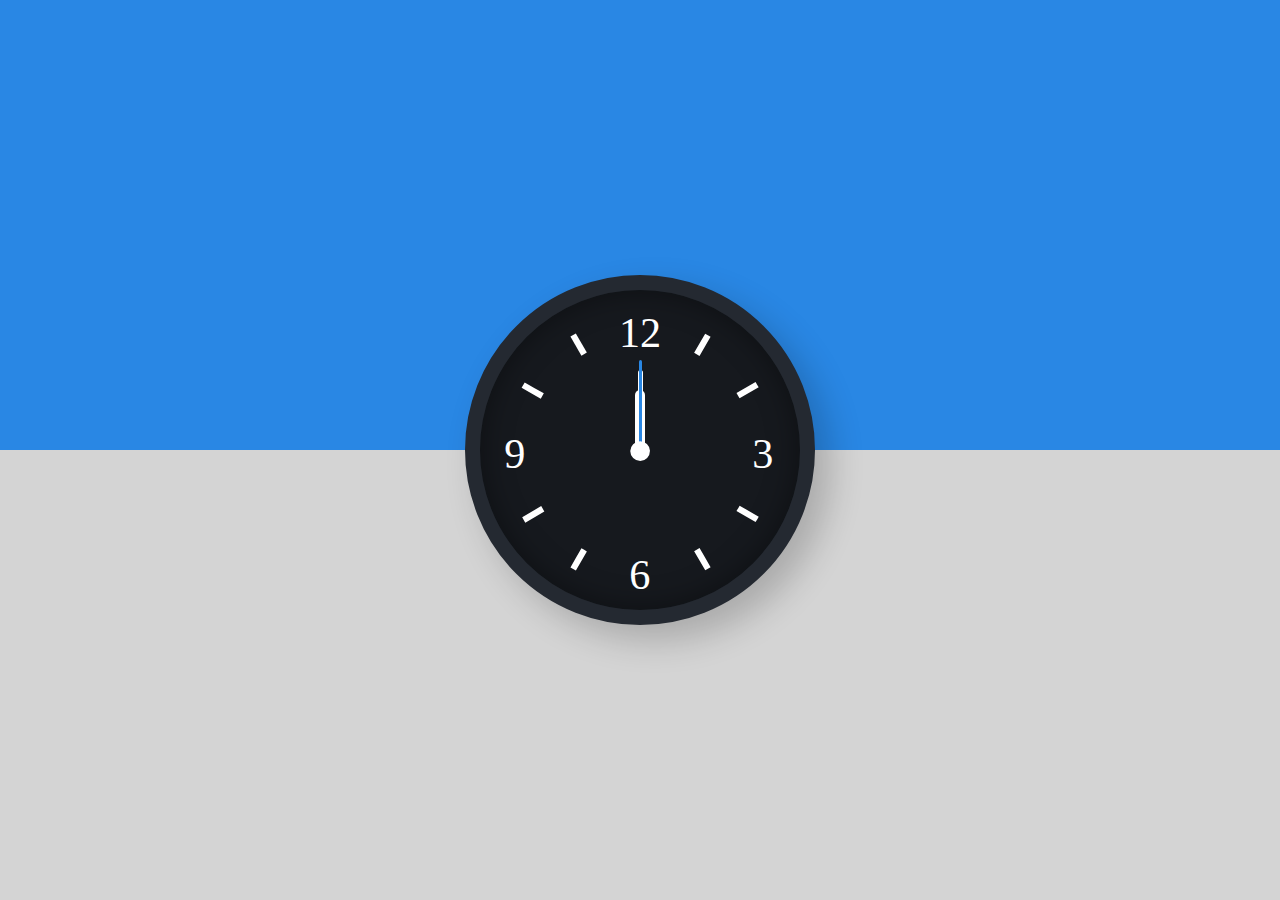
<file: Analog Clock/index.html>
<!DOCTYPE html>
<html lang="en">
<head>
    <meta name="viewport" content="width=device-width, initial-scale=1.0">
    <title>Analog Clock</title>
    <!-- Stylesheet-->
    <link rel="stylesheet" href="style.css">   
</head>
<body>
    <div class="clock">
        <div class="hour hand" id="hour"></div>
        <div class="minute hand" id="minute"></div>
        <div class="seconds hand" id="seconds"></div>
        <img src="clock template.svg" alt="clock">
    </div>
    <!-- Script -->
    <script src="../Analog Clock/index.js"></script>
</body>
</html>
</file>
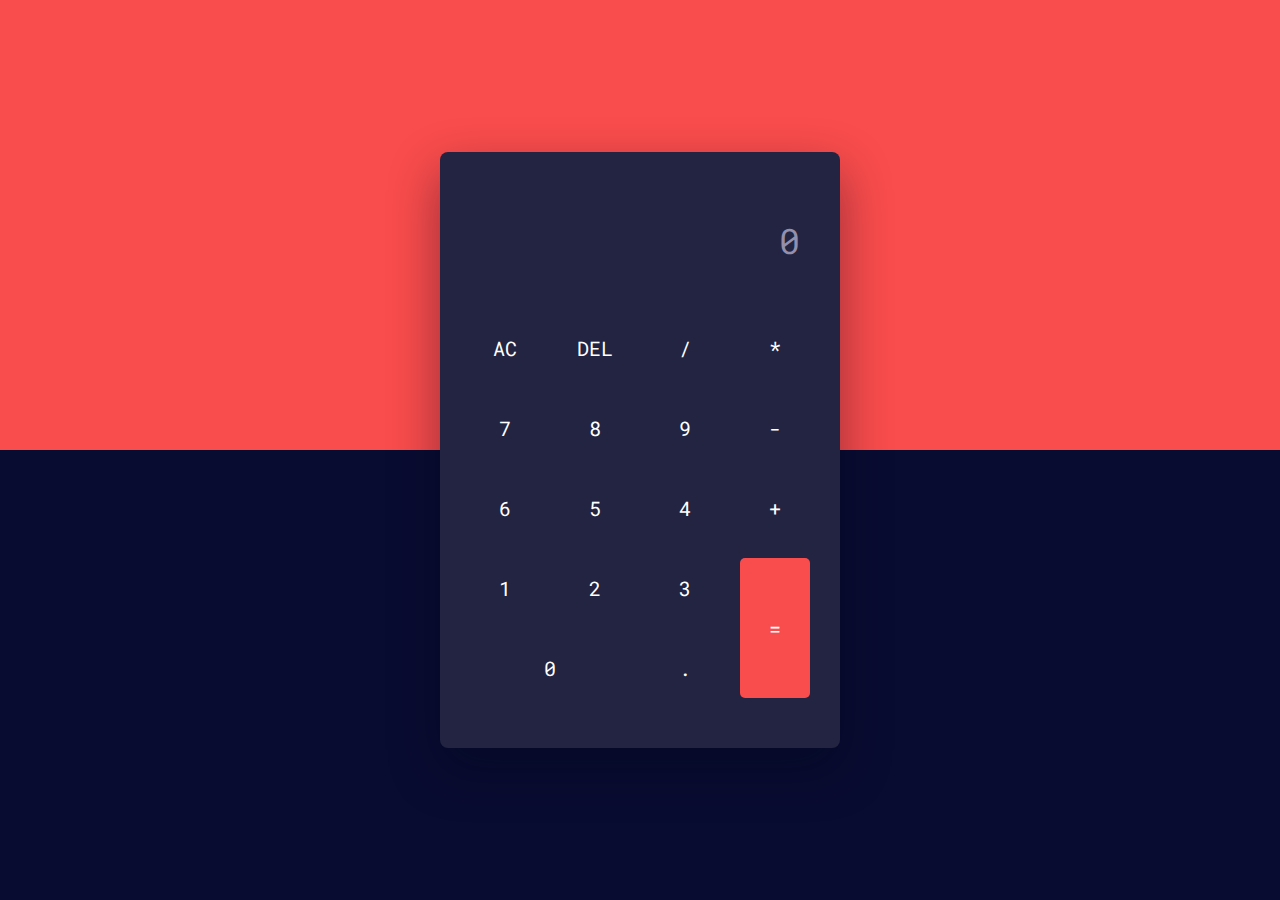
<file: Calculator/index.html>
<!DOCTYPE html>
<html lang="en">
  <head>
    <meta name="viewport" content="width=device-width, initial-scale=1.0" />
    <title>Calculator</title>
    <!-- Google Font -->
    <link
      href="https://fonts.googleapis.com/css2?family=Roboto+Mono:wght@500&display=swap"
      rel="stylesheet"
    />
    <!-- Stylesheet -->
    <link rel="stylesheet" href="style.css" />
  </head>
  <body>
    <div class="calculator">
      <div class="display">
        <input type="text" placeholder="0" id="input" disabled />
      </div>
      <div class="buttons">
        <!-- Full Erase -->
        <input type="button" value="AC" id="clear" />
        <!-- Erase Single Value -->
        <input type="button" value="DEL" id="erase" />
        <input type="button" value="/" class="input-button" />
        <input type="button" value="*" class="input-button" />

        <input type="button" value="7" class="input-button" />
        <input type="button" value="8" class="input-button" />
        <input type="button" value="9" class="input-button" />
        <input type="button" value="-" class="input-button" />

        <input type="button" value="6" class="input-button" />
        <input type="button" value="5" class="input-button" />
        <input type="button" value="4" class="input-button" />
        <input type="button" value="+" class="input-button" />

        <input type="button" value="1" class="input-button" />
        <input type="button" value="2" class="input-button" />
        <input type="button" value="3" class="input-button" />

        <input type="button" value="=" id="equal" />
        <input type="button" value="0" class="input-button" />
        <input type="button" value="." class="input-button" />
      </div>
    </div>
    <!-- Script -->
    <script src="../Calculator/index.js"></script>
  </body>
</html>
</file>
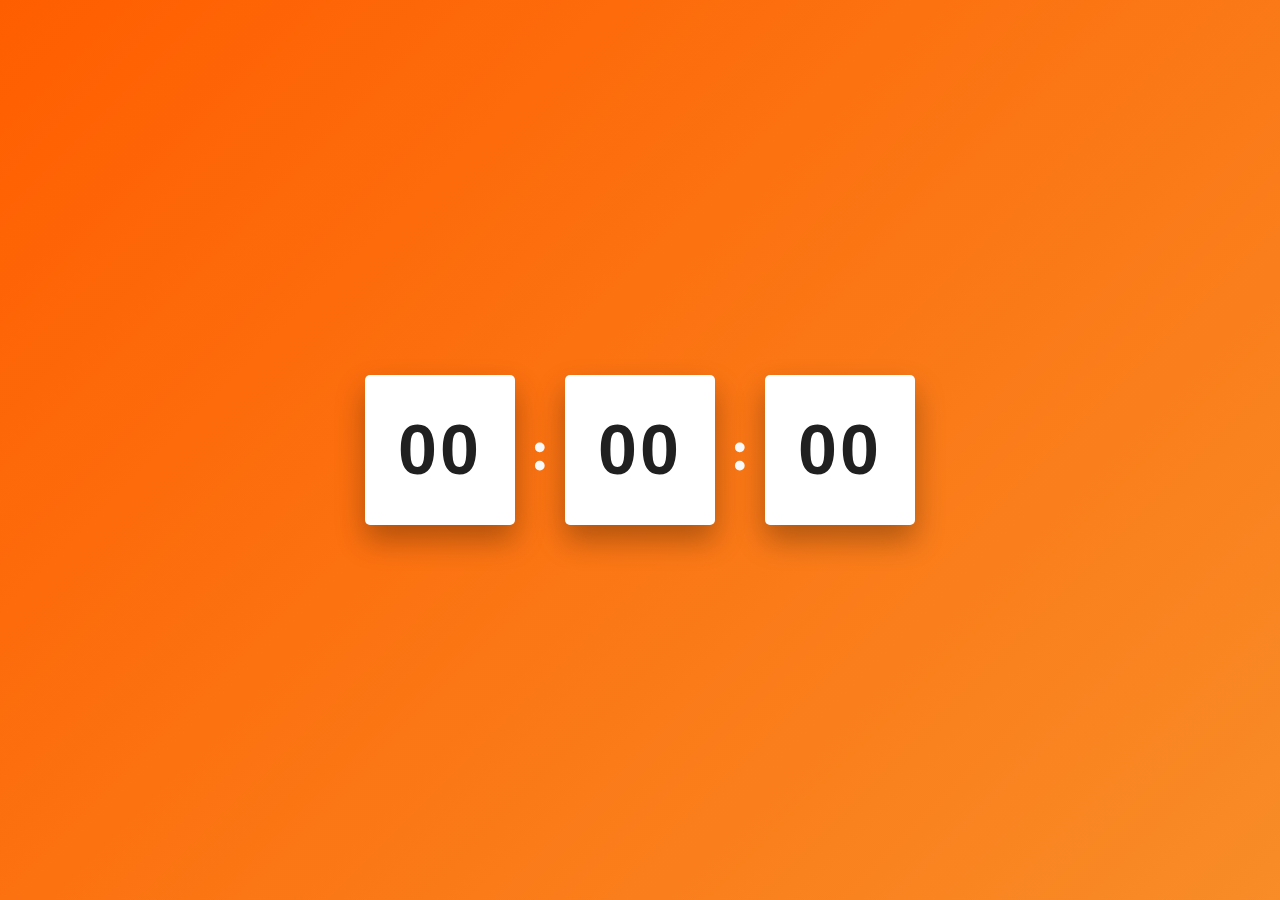
<file: Digital Clock/index.html>
<!DOCTYPE html>
<html lang="en">
<head>
    <meta charset="UTF-8">
    <meta http-equiv="X-UA-Compatible" content="IE=edge">
    <meta name="viewport" content="width=device-width, initial-scale=1.0">
    <link rel="stylesheet" href="style.css">
    <title>Digital Clock</title>
</head>
<body>
    <div class="clock">
        <div id="hour">00</div>
        <span>:</span>
        <div id="minute">00</div>
        <span>:</span>
        <div id="seconds">00</div>
    </div>

    <!-- script -->
    <script src="../Digital Clock/script.js"></script>
</body>
</html>
</file>
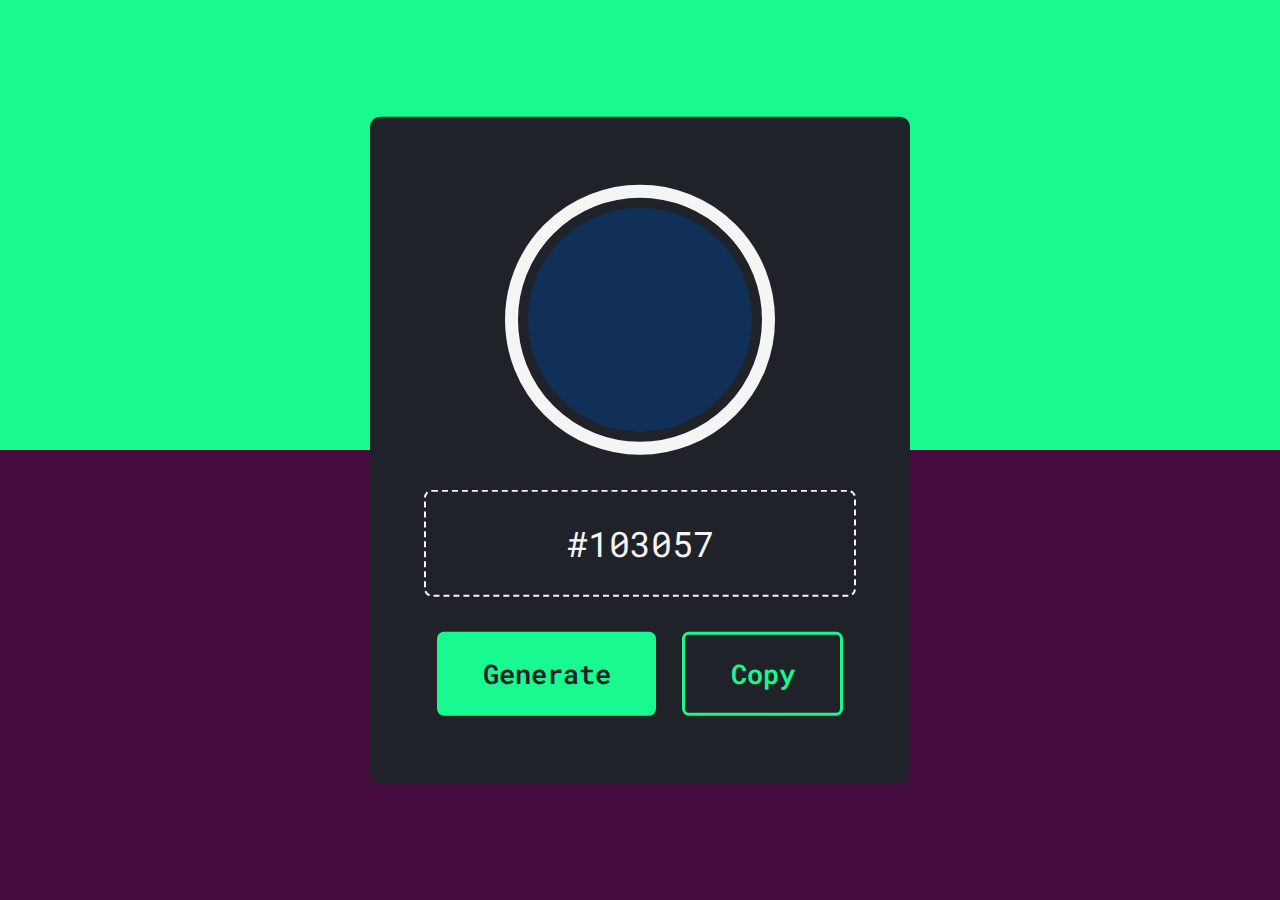
<file: Random Hex Color Code/index.html>
<!DOCTYPE html>
<html lang="en">
<head>
    <meta name="viewport" content="width=device-width, initial-scale=1.0">
    <title>Random Hex Color Code</title>
    <!-- Google Font -->
    <link href="https://fonts.googleapis.com/css2?family=Roboto+Mono:wght@600&display=swap" rel="stylesheet">
    <!-- Stylesheet -->
    <link rel="stylesheet" href="../Random Hex Color Code/style.css">
</head>
<body id="custom">
    <div class="container">
        <div id="output-color">
            <span></span>
        </div>
        <input type="text" id="output" readonly>
        <div class="btns">
            <button id="gen-btn">Generate</button>
            <button id="copy-btn">Copy</button>
        </div>
    </div>
    <div class="custom-alert">Hex Code Copied</div>
    <!-- Script -->
    <script src="../Random Hex Color Code/script.js"></script>
</body>
</html>
</file>
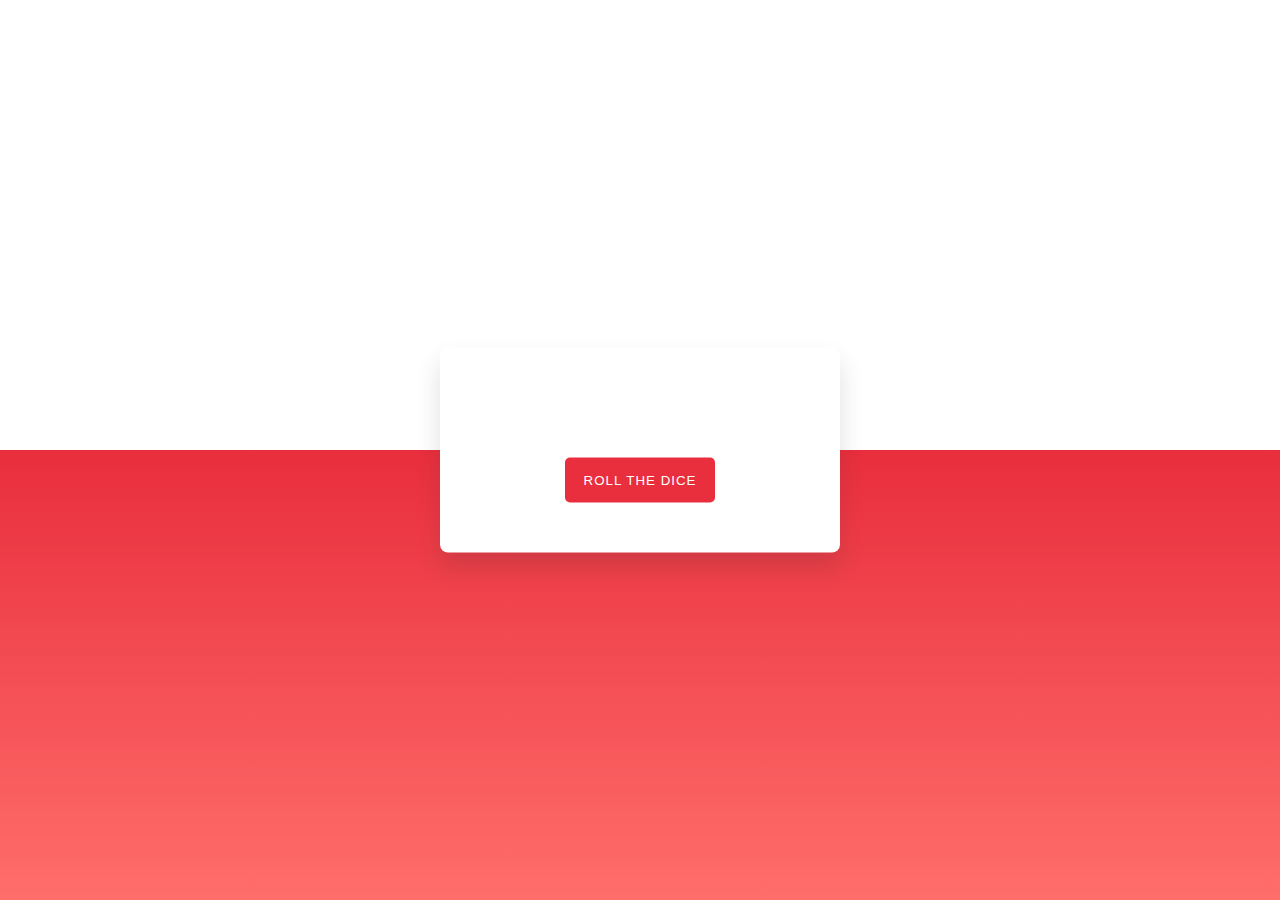
<file: Roll The Dice/index.html>
<!DOCTYPE html>
<html lang="en">
<head>
    <meta name="viewport" content="width=device-width, initial-scale=1.0">
    <title>Roll The Dice</title>
    <!--Google Font-->
    <link href="https://fonts.googleapis.com/css2?family=Poppins:wght@500&display=swap" rel="stylesheet">
    <!--Stylesheet-->
    <link rel="stylesheet" href="style.css">
</head>
<body>
    <div class="container">
        <div class="dice-wrapper">
            <img  id="die-1">
            <img  id="die-2">
        </div>
        <p id="total"></p>
        <button onclick="roll()">ROLL THE DICE</button>
    </div>
    <!--Script-->
    <script src="script.js"></script>
</body>
</html>
</file>
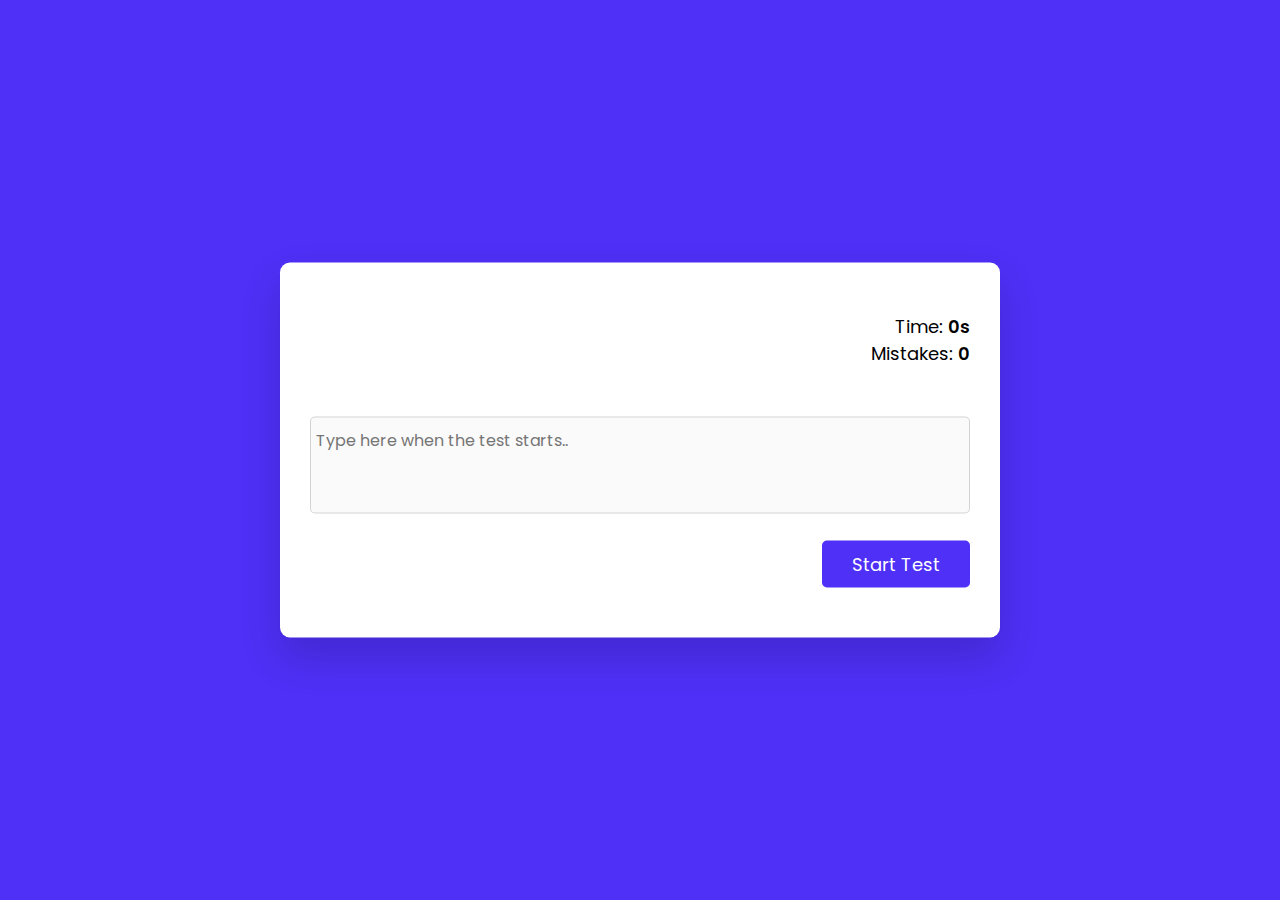
<file: Typing Test/index.html>
<!DOCTYPE html>
<html lang="en">
  <head>
    <meta name="viewport" content="width=device-width, initial-scale=1.0" />
    <title>Typing Test</title>
    <!-- Google Fonts -->
    <link
      href="https://fonts.googleapis.com/css2?family=Poppins:wght@400;600&display=swap"
      rel="stylesheet"
    />
    <!-- Stylesheet -->
    <link rel="stylesheet" href="../Typing Test/style.css" />
  </head>
  <body>
    <div class="container">
      <div class="stats">
        <p>Time: <span id="timer">0s</span></p>
        <p>Mistakes: <span id="mistakes">0</span></p>
      </div>
      <div
        id="quote"
        onmousedown="return false"
        onselectstart="return false"
      ></div>
      <textarea
        rows="3"
        id="quote-input"
        placeholder="Type here when the test starts.."
      ></textarea>
      <button id="start-test" onclick="startTest()">Start Test</button>
      <button id="stop-test" onclick="displayResult()">Stop Test</button>
      <div class="result">
        <h3>Result</h3>
        <div class="wrapper">
          <p>Accuracy: <span id="accuracy"></span></p>
          <p>Speed: <span id="wpm"></span></p>
        </div>
      </div>
    </div>
    <!-- Script -->
    <script src="../Typing Test/index.js"></script>
  </body>
</html>
</file>
<file: Analog Clock/style.css>
*{
    padding: 0;
    margin: 0;
    box-sizing: border-box;
}
body{
    height: 100vh;
    background: linear-gradient(
        to bottom,
        #2987e4 50%,
        #d4d4d4 50%
    );
}
.clock{
    background: #16191e;
    height: 320px;
    width: 320px;
    position: absolute;
    transform: translate(-50%,-50%);
    top: 50%;
    left: 50%;
    box-sizing: content-box;
    border-radius: 50%;
    border: 15px solid #242931;
    box-shadow: 15px 15px 35px rgba(0,0,0,0.2),
    inset 0 0 30px rgba(0,0,0,0.4);
}
img{
    position: relative;
}
.hand{
    position: absolute;
    background-color: #ffffff;
    margin: auto;
    left: 0;
    right: 0;
    border-radius: 5px;
    transform-origin: bottom;
}
.hour{
    height: 60px;
    width: 10px;
    top: 100px;
}
.minute{
    height: 80px;
    width: 5px;
    top: 80px;
}
.seconds{
    height: 90px;
    width: 3px;
    top: 70px;
    background-color: #2987e4;
}
</file>
<file: Calculator/style.css>
* {
  padding: 0;
  margin: 0;
  box-sizing: border-box;
  font-family: "Roboto Mono", monospace;
}
body {
  height: 100vh;
  background: linear-gradient(to bottom, #f94c4c 50%, #090c31 50%);
}
.calculator {
  width: 400px;
  background-color: #222442;
  padding: 50px 30px;
  position: absolute;
  transform: translate(-50%, -50%);
  top: 50%;
  left: 50%;
  border-radius: 8px;
  box-shadow: 0 20px 50px rgba(0, 5, 24, 0.4);
}
.display {
  width: 100%;
}
.display input {
  width: 100%;
  padding: 15px 10px;
  text-align: right;
  border: none;
  background-color: transparent;
  color: #ffffff;
  font-size: 35px;
}
.display input::placeholder {
  color: #9490ac;
}
.buttons {
  display: grid;
  grid-template-columns: repeat(4, 1fr);
  grid-gap: 20px;
  margin-top: 40px;
}
.buttons input[type="button"] {
  font-size: 20px;
  padding: 17px;
  border: none;
  background-color: transparent;
  color: #ffffff;
  cursor: pointer;
  border-radius: 5px;
}
.buttons input[type="button"]:hover {
  box-shadow: 0 8px 25px #000d2e;
}
input[type="button"]#equal {
  grid-row: span 2;
  background-color: #f94c4c;
}
input[type="button"][value="0"] {
  grid-column: span 2;
}
</file>
<file: Digital Clock/style.css>
*,
*:before,
*:after{
    padding: 0;
    margin: 0;
    box-sizing: border-box;
}
body{
    height: 100vh;
    background: linear-gradient(
        135deg,
        #ff5e00,
        #f88c27
    );
}
.clock{
    width: 550px;
    height: 150px;
    position: absolute;
    transform: translate(-50%,-50%);
    top: 50%;
    left: 50%;
    display: flex;
    align-items: center;
    justify-content: space-between;
}
.clock div{
    position: relative;
    background-color: #ffffff;
    height: 100%;
    width: 150px;
    display: flex;
    align-items: center;
    justify-content: center;
    font-family: 'Open Sans',sans-serif;
    font-size: 70px;
    color: #202020;
    border-radius: 5px;
    box-shadow: 0 15px 30px rgba(0,0,0,0.3);
    letter-spacing: 3px;
    font-weight: bolder;
}
.clock span{
    font-weight: 900;
    font-size: 60px;
    color: #ffffff;
}
</file>
<file: Random Hex Color Code/style.css>
*{
    padding: 0;
    margin: 0;
    box-sizing: border-box;
    border: none;
    outline: none;
    font-family: "Roboto Mono", monospace;
}
body{
    height: 100vh;
    background: linear-gradient(to bottom, #18f98f 50%, #440b3f 50%);
}
.container{
    background-color: #202229;
    width: 60vmin;
    padding: 2.5em 2em;
    position: absolute;
    transform: translate(-50%,-50%);
    top: 50%;
    left: 50%;
    font-size: 3vmin;
    border-radius: 10px;
}
#output-color{
    position: relative;
    height: 30vmin;
    width: 30vmin;
    border: 0.5em solid #f5f5f5;
    border-radius: 50%;
    margin: auto;
    display: grid;
    place-items: center;
}
#output-color span{
    display: block;
    width: calc( 100% - 20px );
    height: calc( 100% - 20px);
    border-radius: 50%;
}
.show-color{
    animation: pop 0.8s;
}
@keyframes pop{
    0%{
        transform: scale(0);
    }
    100%{
        transform: scale(1);
    }
}
input[type="text"]{
    width: 100%;
    background-color: transparent;
    border: 2.5px dashed #f5f5f5;
    font-size: 1.3em;
    padding: 0.8em 0;
    margin: 1em 0;
    border-radius: 8px;
    color: #f5f5f5;
    text-align: center;
}
input[type="text"]::-moz-selection{
    background: transparent;
}
input[type="text"]::selection{
    background: transparent;
}
.btns{
    display: flex;
    justify-content: space-around;
}
.btns button{
    font-size: 1em;
    padding: 0.8em 1.7em;
    border-radius: 7px;
    font-weight: 600;
    cursor: pointer;
}
#gen-btn{
    background-color: #18f98f;
    color: #202229;
}
#copy-btn{
    border: 3px solid #18f98f;
    background-color: transparent;
    color: #18f98f;
}
.custom-alert{
    background-color: rgba(255,255,255,0.3);
    font-size: 2.5vmin;
    padding: 1em 1.5em;
    position: fixed;
    top: 10px;
    right: 10px;
    color: #f5f5f5;
    transition: 0.5s;
    transform: translateX(calc(100% + 10px));
}
</file>
<file: Roll The Dice/style.css>
*{
    padding: 0;
    margin: 0;
    box-sizing: border-box;
}
body{
    height: 100vh;
    background: linear-gradient(
        #e92e3d,
        #ff6e6a
    ) 0 100% no-repeat;
    background-size: 100% 50%;
}
.container{
    width: 400px;
    padding: 50px;
    position: absolute;
    transform: translate(-50%,-50%);
    top: 50%;
    left: 50%;
    background-color: #ffffff;
    box-shadow: 0 15px 25px rgba(50,50,50,0.15);
    border-radius: 8px;
    display: flex;
    flex-direction: column;
    align-items: center;
    font-family: "Poppins",sans-serif;
}
.dice-wrapper{
    width: 90%;
    display: flex;
    justify-content: space-around;
}
p{
    font-size: 16px;
    margin: 30px 0;
    font-weight: 500;
}
button{
    background-color: #e92e3d;
    border: none;
    outline: none;
    color: #ffffff;
    padding: 15px 0;
    width: 150px;
    letter-spacing: 1px;
    border-radius: 5px;
    cursor: pointer;
}
.shake{
    animation: shake 0.5s infinite;
}
@keyframes shake{
    0%{
        transform: rotate(8deg);
    }
    50%{
        transform: rotate(-8deg);
    }
    100%{
        transform: rotate(8deg);
    }
}
</file>
<file: Typing Test/style.css>
* {
    padding: 0;
    margin: 0;
    box-sizing: border-box;
    font-family: "Poppins", sans-serif;
  }
  body {
    background-color: #4e30f6;
  }
  .container {
    width: 80vmin;
    padding: 50px 30px;
    background-color: #ffffff;
    position: absolute;
    transform: translate(-50%, -50%);
    top: 50%;
    left: 50%;
    border-radius: 10px;
    box-shadow: 0 20px 40px rgba(0, 0, 0, 0.15);
  }
  .stats {
    text-align: right;
    font-size: 18px;
    margin-bottom: 30px;
  }
  .stats span {
    font-weight: 600;
  }
  #quote {
    text-align: justify;
    margin: 50px 0 30px 0;
  }
  textarea {
    resize: none;
    width: 100%;
    border-radius: 5px;
    padding: 10px 5px;
    font-size: 16px;
  }
  button {
    float: right;
    margin-top: 20px;
    background-color: #4e30f6;
    color: #ffffff;
    border: none;
    padding: 10px 30px;
    border-radius: 5px;
    font-size: 18px;
  }
  .result {
    margin-top: 40px;
    display: none;
  }
  .result h3 {
    text-align: center;
    margin-bottom: 20px;
    font-size: 22px;
  }
  .wrapper {
    display: flex;
    justify-content: space-around;
  }
  .wrapper span {
    font-weight: 600;
  }
  .success {
    color: #44b267;
  }
  .fail {
    color: #e81c4e;
  }
</file>
